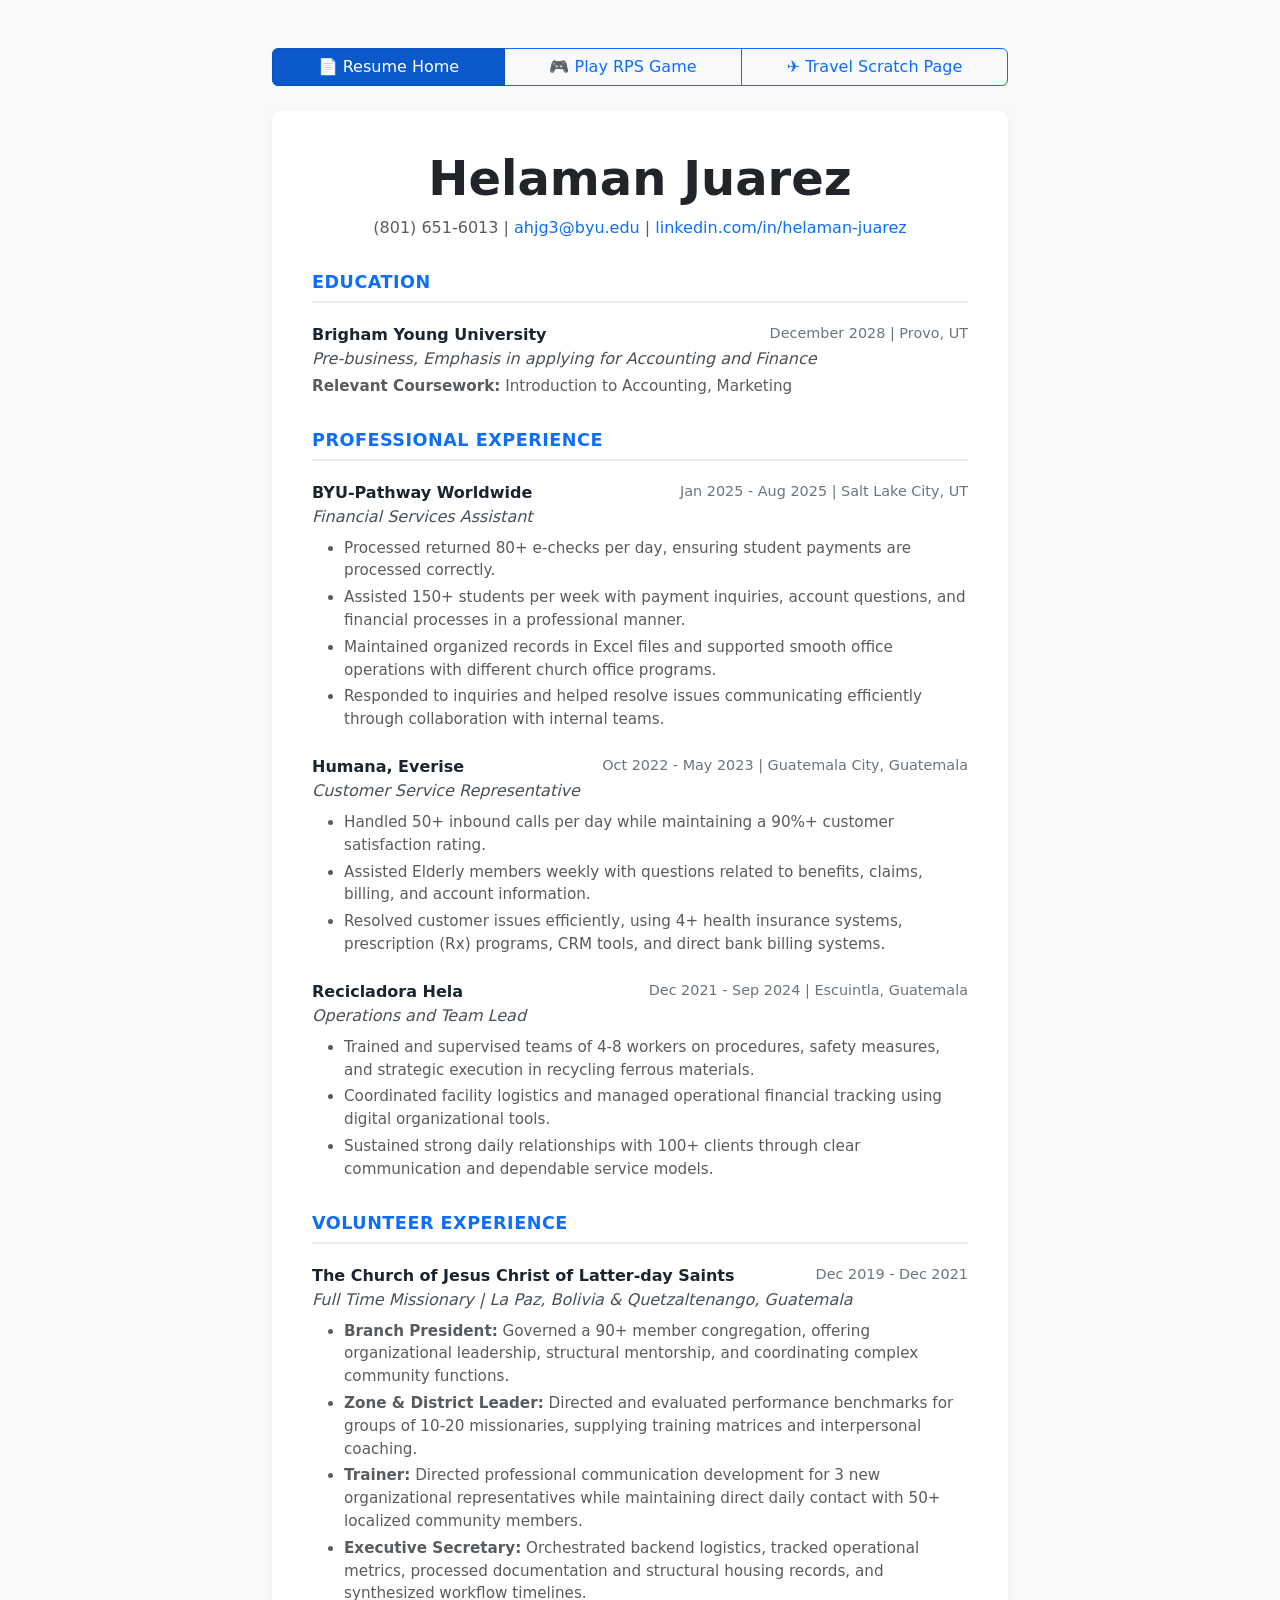
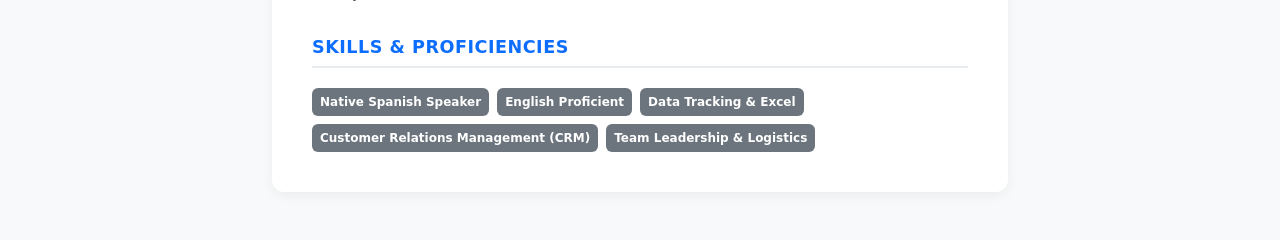
<file: index.html>
<!DOCTYPE html>
<html lang="en">
<head>
    <meta charset="UTF-8">
    <meta name="viewport" content="width=device-width, initial-scale=1.0">
    <title>Helaman Juarez | Professional Portfolio</title>
    <link href="https://cdn.jsdelivr.net/npm/bootstrap@5.3.0/dist/css/bootstrap.min.css" rel="stylesheet">
    <style>
        body {
            background-color: #f8f9fa;
            color: #212529;
        }
        .resume-card {
            background: white;
            border-radius: 12px;
            box-shadow: 0 4px 12px rgba(0,0,0,0.05);
            padding: 2.5rem;
        }
        .section-title {
            color: #0d6efd;
            border-bottom: 2px solid #e9ecef;
            padding-bottom: 0.5rem;
            margin-top: 2rem;
            margin-bottom: 1.25rem;
            font-weight: 600;
            text-transform: uppercase;
            font-size: 1.1rem;
            letter-spacing: 0.5px;
        }
        .job-header {
            font-weight: 600;
            color: #1a252f;
        }
        .job-title {
            font-style: italic;
            color: #495057;
        }
        .date-location {
            color: #6c757d;
            font-size: 0.9rem;
        }
    </style>
</head>
<body>

<div class="container my-5">
    
    <div class="row justify-content-center mb-4">
        <div class="col-md-8 text-center">
            <div class="btn-group w-100" role="group">
                <a href="index.html" class="btn btn-primary active">📄 Resume Home</a>
                <a href="rps.html" class="btn btn-outline-primary">🎮 Play RPS Game</a>
                <a href="travel.html" class="btn btn-outline-primary">✈️ Travel Scratch Page</a>
            </div>
        </div>
    </div>

    <div class="row justify-content-center">
        <div class="col-md-8">
            <div class="resume-card">
                
                <header class="text-center mb-4">
                    <h1 class="display-5 fw-bold text-dark">Helaman Juarez</h1>
                    <p class="text-muted mb-0">
                        (801) 651-6013 | <a href="mailto:ahjg3@byu.edu" class="text-decoration-none">ahjg3@byu.edu</a> | <a href="https://linkedin.com/in/helaman-juarez" target="_blank" class="text-decoration-none">linkedin.com/in/helaman-juarez</a>
                    </p>
                </header>

                <section>
                    <h2 class="section-title">Education</h2>
                    <div class="mb-3">
                        <div class="d-flex justify-content-between align-items-start flex-wrap">
                            <span class="job-header">Brigham Young University</span>
                            <span class="date-location">December 2028 | Provo, UT</span>
                        </div>
                        <div class="job-title">Pre-business, Emphasis in applying for Accounting and Finance</div>
                        <div class="text-muted mt-1" style="font-size: 0.95rem;">
                            <strong>Relevant Coursework:</strong> Introduction to Accounting, Marketing
                        </div>
                    </div>
                </section>

                <section>
                    <h2 class="section-title">Professional Experience</h2>
                    
                    <div class="mb-4">
                        <div class="d-flex justify-content-between align-items-start flex-wrap">
                            <span class="job-header">BYU-Pathway Worldwide</span>
                            <span class="date-location">Jan 2025 - Aug 2025 | Salt Lake City, UT</span>
                        </div>
                        <div class="job-title">Financial Services Assistant</div>
                        <ul class="mt-2 text-muted" style="font-size: 0.95rem;">
                            <li class="mb-1">Processed returned 80+ e-checks per day, ensuring student payments are processed correctly.</li>
                            <li class="mb-1">Assisted 150+ students per week with payment inquiries, account questions, and financial processes in a professional manner.</li>
                            <li class="mb-1">Maintained organized records in Excel files and supported smooth office operations with different church office programs.</li>
                            <li>Responded to inquiries and helped resolve issues communicating efficiently through collaboration with internal teams.</li>
                        </ul>
                    </div>

                    <div class="mb-4">
                        <div class="d-flex justify-content-between align-items-start flex-wrap">
                            <span class="job-header">Humana, Everise</span>
                            <span class="date-location">Oct 2022 - May 2023 | Guatemala City, Guatemala</span>
                        </div>
                        <div class="job-title">Customer Service Representative</div>
                        <ul class="mt-2 text-muted" style="font-size: 0.95rem;">
                            <li class="mb-1">Handled 50+ inbound calls per day while maintaining a 90%+ customer satisfaction rating.</li>
                            <li class="mb-1">Assisted Elderly members weekly with questions related to benefits, claims, billing, and account information.</li>
                            <li>Resolved customer issues efficiently, using 4+ health insurance systems, prescription (Rx) programs, CRM tools, and direct bank billing systems.</li>
                        </ul>
                    </div>

                    <div class="mb-4">
                        <div class="d-flex justify-content-between align-items-start flex-wrap">
                            <span class="job-header">Recicladora Hela</span>
                            <span class="date-location">Dec 2021 - Sep 2024 | Escuintla, Guatemala</span>
                        </div>
                        <div class="job-title">Operations and Team Lead</div>
                        <ul class="mt-2 text-muted" style="font-size: 0.95rem;">
                            <li class="mb-1">Trained and supervised teams of 4-8 workers on procedures, safety measures, and strategic execution in recycling ferrous materials.</li>
                            <li class="mb-1">Coordinated facility logistics and managed operational financial tracking using digital organizational tools.</li>
                            <li>Sustained strong daily relationships with 100+ clients through clear communication and dependable service models.</li>
                        </ul>
                    </div>
                </section>

                <section>
                    <h2 class="section-title">Volunteer Experience</h2>
                    <div class="mb-3">
                        <div class="d-flex justify-content-between align-items-start flex-wrap">
                            <span class="job-header">The Church of Jesus Christ of Latter-day Saints</span>
                            <span class="date-location">Dec 2019 - Dec 2021</span>
                        </div>
                        <div class="job-title">Full Time Missionary | La Paz, Bolivia & Quetzaltenango, Guatemala</div>
                        <ul class="mt-2 text-muted" style="font-size: 0.95rem;">
                            <li class="mb-1"><strong>Branch President:</strong> Governed a 90+ member congregation, offering organizational leadership, structural mentorship, and coordinating complex community functions.</li>
                            <li class="mb-1"><strong>Zone & District Leader:</strong> Directed and evaluated performance benchmarks for groups of 10-20 missionaries, supplying training matrices and interpersonal coaching.</li>
                            <li class="mb-1"><strong>Trainer:</strong> Directed professional communication development for 3 new organizational representatives while maintaining direct daily contact with 50+ localized community members.</li>
                            <li><strong>Executive Secretary:</strong> Orchestrated backend logistics, tracked operational metrics, processed documentation and structural housing records, and synthesized workflow timelines.</li>
                        </ul>
                    </div>
                </section>

                <section>
                    <h2 class="section-title">Skills & Proficiencies</h2>
                    <div class="d-flex gap-2 flex-wrap">
                        <span class="badge bg-secondary p-2">Native Spanish Speaker</span>
                        <span class="badge bg-secondary p-2">English Proficient</span>
                        <span class="badge bg-secondary p-2">Data Tracking & Excel</span>
                        <span class="badge bg-secondary p-2">Customer Relations Management (CRM)</span>
                        <span class="badge bg-secondary p-2">Team Leadership & Logistics</span>
                    </div>
                </section>

            </div>
        </div>
    </div>
</div>

<script src="https://cdn.jsdelivr.net/npm/bootstrap@5.3.0/dist/js/bootstrap.bundle.min.js"></script>
</body>
</html>
</file>
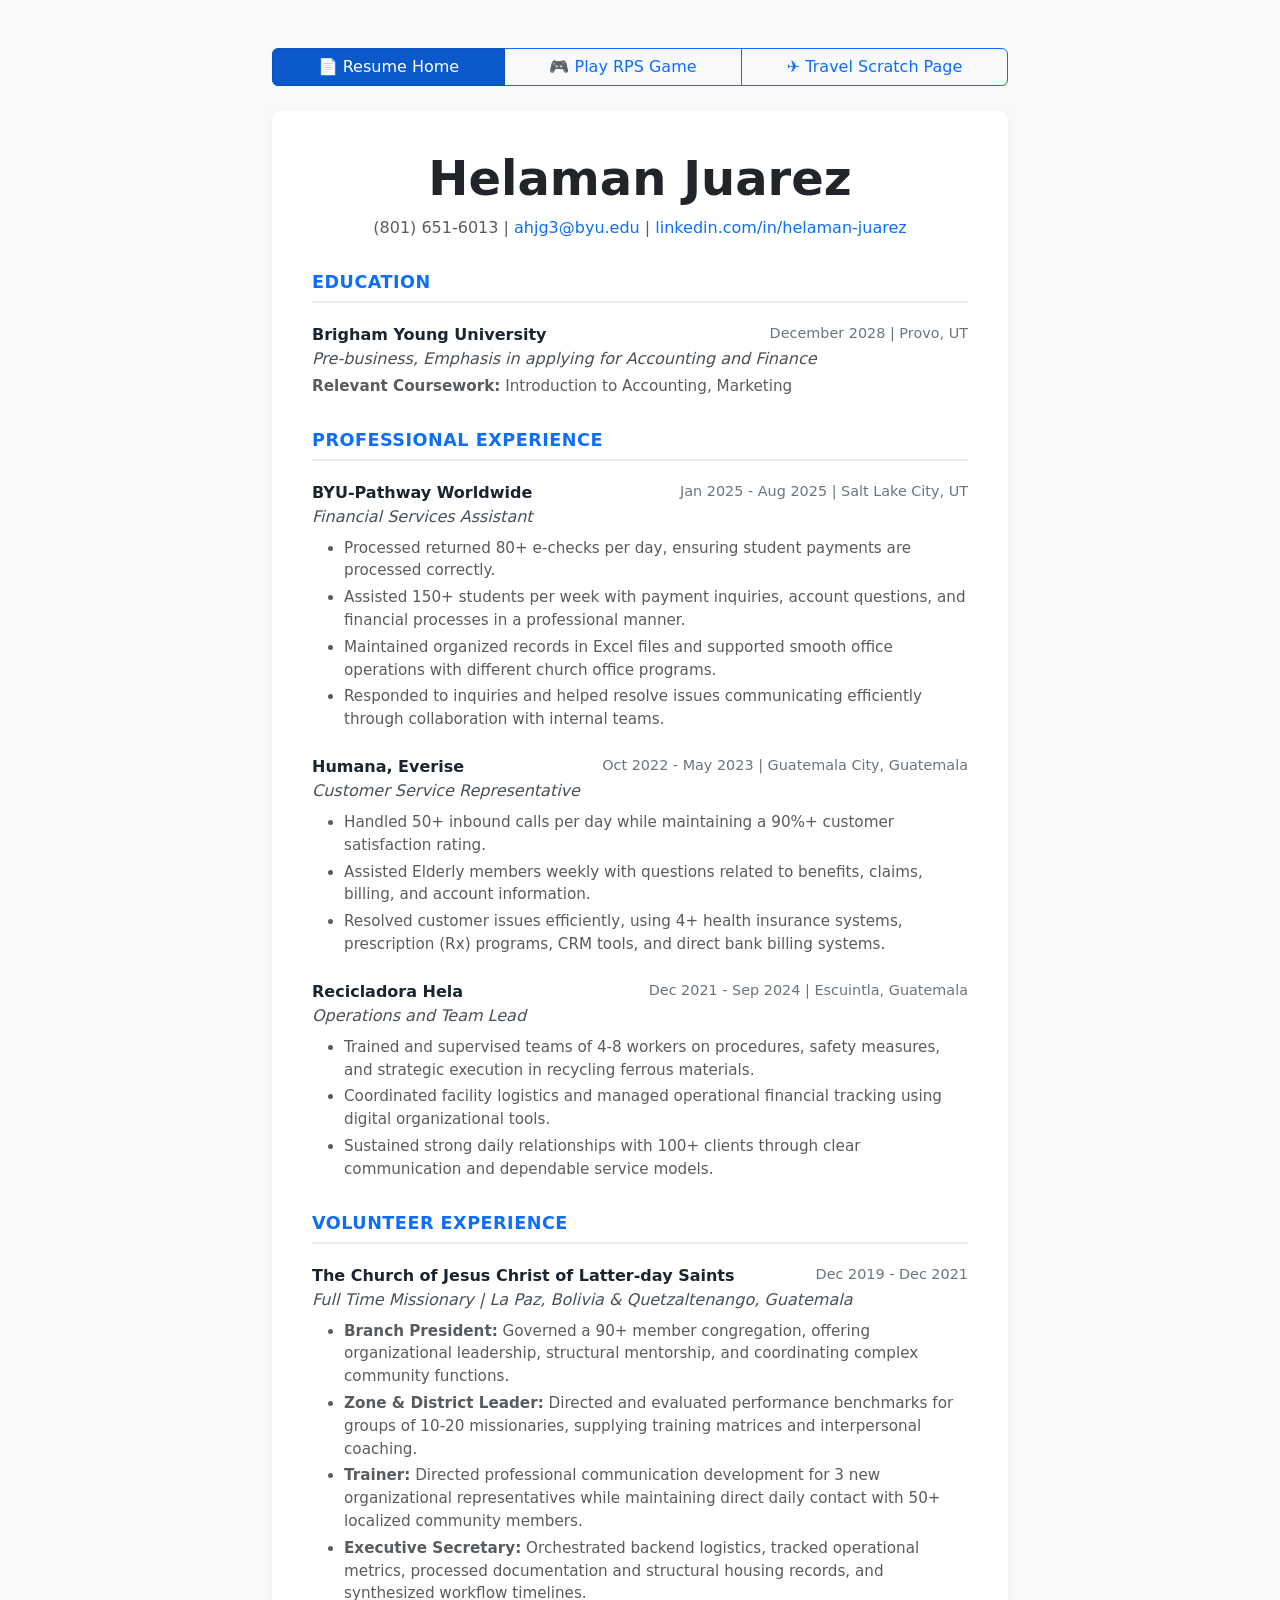
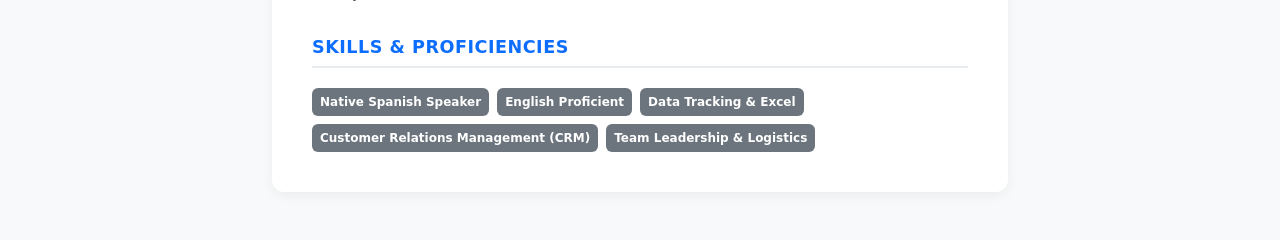
<file: intro.html>
<!DOCTYPE html>
<html lang="en">
<head>
    <meta charset="UTF-8">
    <meta name="viewport" content="width=device-width, initial-scale=1.0">
    <title>Helaman Juarez | Professional Portfolio</title>
    <link href="https://cdn.jsdelivr.net/npm/bootstrap@5.3.0/dist/css/bootstrap.min.css" rel="stylesheet">
    <style>
        body {
            background-color: #f8f9fa;
            color: #212529;
        }
        .resume-card {
            background: white;
            border-radius: 12px;
            box-shadow: 0 4px 12px rgba(0,0,0,0.05);
            padding: 2.5rem;
        }
        .section-title {
            color: #0d6efd;
            border-bottom: 2px solid #e9ecef;
            padding-bottom: 0.5rem;
            margin-top: 2rem;
            margin-bottom: 1.25rem;
            font-weight: 600;
            text-transform: uppercase;
            font-size: 1.1rem;
            letter-spacing: 0.5px;
        }
        .job-header {
            font-weight: 600;
            color: #1a252f;
        }
        .job-title {
            font-style: italic;
            color: #495057;
        }
        .date-location {
            color: #6c757d;
            font-size: 0.9rem;
        }
    </style>
</head>
<body>

<div class="container my-5">
    
    <div class="row justify-content-center mb-4">
        <div class="col-md-8 text-center">
            <div class="btn-group w-100" role="group">
                <a href="intro.html" class="btn btn-primary active">📄 Resume Home</a>
                <a href="rps.html" class="btn btn-outline-primary">🎮 Play RPS Game</a>
                <a href="travel.html" class="btn btn-outline-primary">✈️ Travel Scratch Page</a>
            </div>
        </div>
    </div>

    <div class="row justify-content-center">
        <div class="col-md-8">
            <div class="resume-card">
                
                <header class="text-center mb-4">
                    <h1 class="display-5 fw-bold text-dark">Helaman Juarez</h1>
                    <p class="text-muted mb-0">
                        (801) 651-6013 | <a href="mailto:ahjg3@byu.edu" class="text-decoration-none">ahjg3@byu.edu</a> | <a href="https://linkedin.com/in/helaman-juarez" target="_blank" class="text-decoration-none">linkedin.com/in/helaman-juarez</a>
                    </p>
                </header>

                <section>
                    <h2 class="section-title">Education</h2>
                    <div class="mb-3">
                        <div class="d-flex justify-content-between align-items-start flex-wrap">
                            <span class="job-header">Brigham Young University</span>
                            <span class="date-location">December 2028 | Provo, UT</span>
                        </div>
                        <div class="job-title">Pre-business, Emphasis in applying for Accounting and Finance</div>
                        <div class="text-muted mt-1" style="font-size: 0.95rem;">
                            <strong>Relevant Coursework:</strong> Introduction to Accounting, Marketing
                        </div>
                    </div>
                </section>

                <section>
                    <h2 class="section-title">Professional Experience</h2>
                    
                    <div class="mb-4">
                        <div class="d-flex justify-content-between align-items-start flex-wrap">
                            <span class="job-header">BYU-Pathway Worldwide</span>
                            <span class="date-location">Jan 2025 - Aug 2025 | Salt Lake City, UT</span>
                        </div>
                        <div class="job-title">Financial Services Assistant</div>
                        <ul class="mt-2 text-muted" style="font-size: 0.95rem;">
                            <li class="mb-1">Processed returned 80+ e-checks per day, ensuring student payments are processed correctly.</li>
                            <li class="mb-1">Assisted 150+ students per week with payment inquiries, account questions, and financial processes in a professional manner.</li>
                            <li class="mb-1">Maintained organized records in Excel files and supported smooth office operations with different church office programs.</li>
                            <li>Responded to inquiries and helped resolve issues communicating efficiently through collaboration with internal teams.</li>
                        </ul>
                    </div>

                    <div class="mb-4">
                        <div class="d-flex justify-content-between align-items-start flex-wrap">
                            <span class="job-header">Humana, Everise</span>
                            <span class="date-location">Oct 2022 - May 2023 | Guatemala City, Guatemala</span>
                        </div>
                        <div class="job-title">Customer Service Representative</div>
                        <ul class="mt-2 text-muted" style="font-size: 0.95rem;">
                            <li class="mb-1">Handled 50+ inbound calls per day while maintaining a 90%+ customer satisfaction rating.</li>
                            <li class="mb-1">Assisted Elderly members weekly with questions related to benefits, claims, billing, and account information.</li>
                            <li>Resolved customer issues efficiently, using 4+ health insurance systems, prescription (Rx) programs, CRM tools, and direct bank billing systems.</li>
                        </ul>
                    </div>

                    <div class="mb-4">
                        <div class="d-flex justify-content-between align-items-start flex-wrap">
                            <span class="job-header">Recicladora Hela</span>
                            <span class="date-location">Dec 2021 - Sep 2024 | Escuintla, Guatemala</span>
                        </div>
                        <div class="job-title">Operations and Team Lead</div>
                        <ul class="mt-2 text-muted" style="font-size: 0.95rem;">
                            <li class="mb-1">Trained and supervised teams of 4-8 workers on procedures, safety measures, and strategic execution in recycling ferrous materials.</li>
                            <li class="mb-1">Coordinated facility logistics and managed operational financial tracking using digital organizational tools.</li>
                            <li>Sustained strong daily relationships with 100+ clients through clear communication and dependable service models.</li>
                        </ul>
                    </div>
                </section>

                <section>
                    <h2 class="section-title">Volunteer Experience</h2>
                    <div class="mb-3">
                        <div class="d-flex justify-content-between align-items-start flex-wrap">
                            <span class="job-header">The Church of Jesus Christ of Latter-day Saints</span>
                            <span class="date-location">Dec 2019 - Dec 2021</span>
                        </div>
                        <div class="job-title">Full Time Missionary | La Paz, Bolivia & Quetzaltenango, Guatemala</div>
                        <ul class="mt-2 text-muted" style="font-size: 0.95rem;">
                            <li class="mb-1"><strong>Branch President:</strong> Governed a 90+ member congregation, offering organizational leadership, structural mentorship, and coordinating complex community functions.</li>
                            <li class="mb-1"><strong>Zone & District Leader:</strong> Directed and evaluated performance benchmarks for groups of 10-20 missionaries, supplying training matrices and interpersonal coaching.</li>
                            <li class="mb-1"><strong>Trainer:</strong> Directed professional communication development for 3 new organizational representatives while maintaining direct daily contact with 50+ localized community members.</li>
                            <li><strong>Executive Secretary:</strong> Orchestrated backend logistics, tracked operational metrics, processed documentation and structural housing records, and synthesized workflow timelines.</li>
                        </ul>
                    </div>
                </section>

                <section>
                    <h2 class="section-title">Skills & Proficiencies</h2>
                    <div class="d-flex gap-2 flex-wrap">
                        <span class="badge bg-secondary p-2">Native Spanish Speaker</span>
                        <span class="badge bg-secondary p-2">English Proficient</span>
                        <span class="badge bg-secondary p-2">Data Tracking & Excel</span>
                        <span class="badge bg-secondary p-2">Customer Relations Management (CRM)</span>
                        <span class="badge bg-secondary p-2">Team Leadership & Logistics</span>
                    </div>
                </section>

            </div>
        </div>
    </div>
</div>

<script src="https://cdn.jsdelivr.net/npm/bootstrap@5.3.0/dist/js/bootstrap.bundle.min.js"></script>
</body>
</html>
</file>
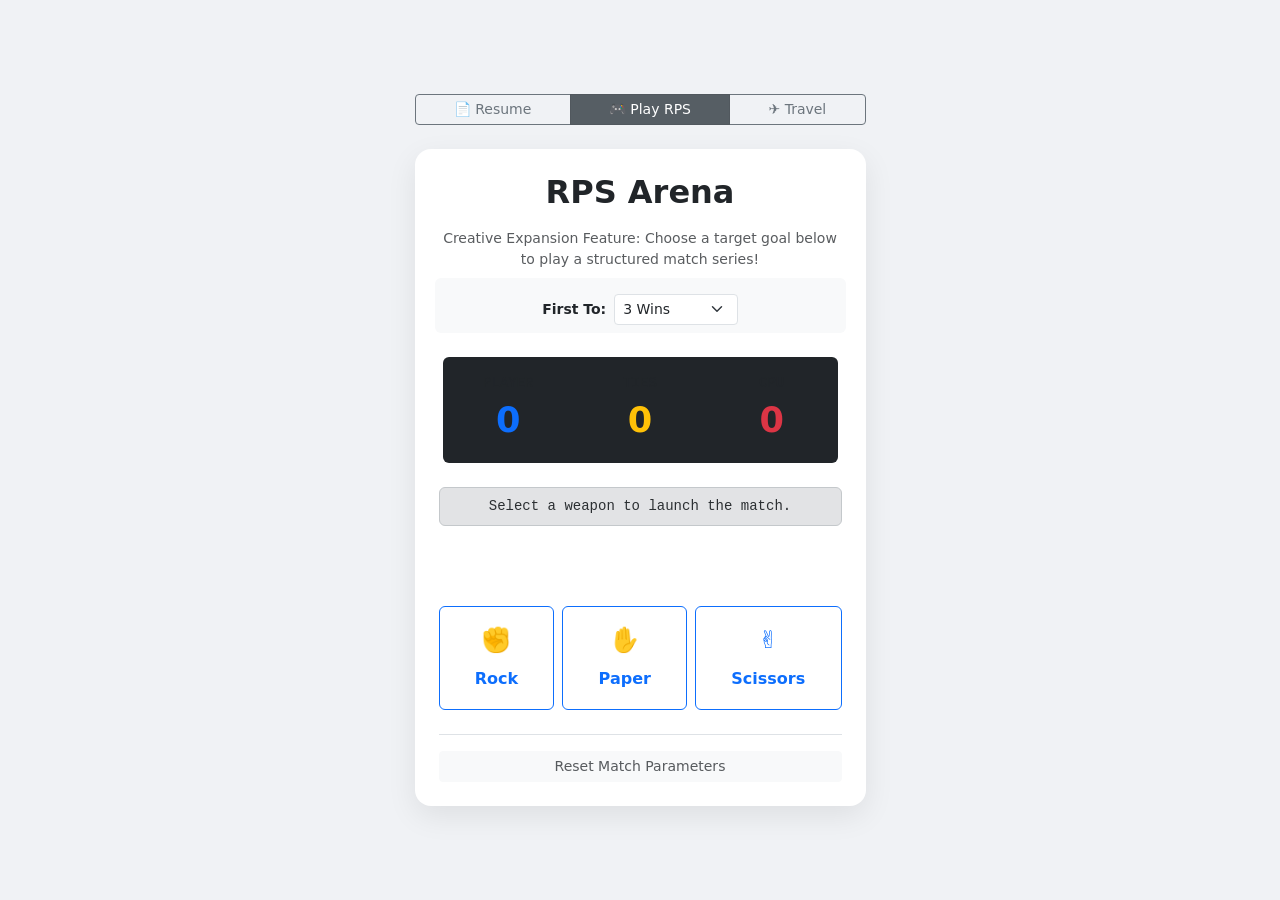
<file: rps.html>
<!DOCTYPE html>
<html lang="en">
<head>
    <meta charset="UTF-8">
    <meta name="viewport" content="width=device-width, initial-scale=1.0">
    <title>Rock Paper Scissors Match Generator</title>
    <link href="https://cdn.jsdelivr.net/npm/bootstrap@5.3.0/dist/css/bootstrap.min.css" rel="stylesheet">
    <style>
        body {
            background-color: #f0f2f5;
            min-height: 100vh;
            display: flex;
            align-items: center;
        }
        .game-card {
            background-color: white;
            border-radius: 16px;
            box-shadow: 0 10px 30px rgba(0,0,0,0.08);
            border: none;
        }
        .btn-choice {
            font-size: 1.5rem;
            padding: 15px;
            transition: all 0.2s ease;
        }
        .btn-choice:hover {
            transform: translateY(-3px);
        }
        .score-number {
            font-size: 2.2rem;
            font-weight: 700;
        }
    </style>
</head>
<body>

<div class="container my-5">
    
    <div class="row justify-content-center mb-4">
        <div class="col-md-6 col-lg-5 text-center">
            <div class="btn-group w-100" role="group">
                <a href="index.html" class="btn btn-outline-secondary btn-sm">📄 Resume</a>
                <a href="rps.html" class="btn btn-secondary btn-sm active">🎮 Play RPS</a>
                <a href="travel.html" class="btn btn-outline-secondary btn-sm">✈️ Travel</a>
            </div>
        </div>
    </div>

    <div class="row justify-content-center">
        <div class="col-md-6 col-lg-5 text-center">
            
            <div class="card game-card p-4">
                <h2 class="fw-bold mb-3 text-dark">RPS Arena</h2>
                <p class="text-muted small">Creative Expansion Feature: Choose a target goal below to play a structured match series!</p>
                
                <div class="row g-2 align-items-center justify-content-center mb-4 bg-light p-2 rounded">
                    <div class="col-auto">
                        <label for="matchGoal" class="form-label mb-0 small fw-bold">First To:</label>
                    </div>
                    <div class="col-4">
                        <select id="matchGoal" class="form-select form-select-sm" onchange="resetGame()">
                            <option value="3">3 Wins</option>
                            <option value="5">5 Wins</option>
                            <option value="10">10 Wins</option>
                        </select>
                    </div>
                </div>

                <div class="row bg-dark text-white rounded py-3 mb-4 mx-1">
                    <div class="col-4">
                        <div class="small text-muted text-uppercase font-monospace">Player</div>
                        <div id="player-score" class="score-number text-primary">0</div>
                    </div>
                    <div class="col-4">
                        <div class="small text-muted text-uppercase font-monospace">Ties</div>
                        <div id="ties-score" class="score-number text-warning">0</div>
                    </div>
                    <div class="col-4">
                        <div class="small text-muted text-uppercase font-monospace">CPU</div>
                        <div id="computer-score" class="score-number text-danger">0</div>
                    </div>
                </div>

                <div class="alert alert-secondary py-2 mb-3 font-monospace small" id="choices-display">
                    Select a weapon to launch the match.
                </div>

                <div class="fs-4 fw-bold mb-4 min-fluid" style="min-height: 40px;" id="result-message"></div>

                <div id="game-controls">
                    <div class="d-grid gap-2 d-md-flex justify-content-center">
                        <button class="btn btn-outline-primary btn-choice flex-fill" onclick="playGame('Rock')">✊<br><span class="fs-6 fw-bold">Rock</span></button>
                        <button class="btn btn-outline-primary btn-choice flex-fill" onclick="playGame('Paper')">✋<br><span class="fs-6 fw-bold">Paper</span></button>
                        <button class="btn btn-outline-primary btn-choice flex-fill" onclick="playGame('Scissors')">✌️<br><span class="fs-6 fw-bold">Scissors</span></button>
                    </div>
                </div>

                <div class="mt-4 pt-3 border-top">
                    <button class="btn btn-light btn-sm text-muted w-100" onclick="resetGame()">Reset Match Parameters</button>
                </div>

            </div>
        </div>
    </div>
</div>

<script>
    let playerScore = 0;
    let computerScore = 0;
    let tiesScore = 0;

    const choices = ['Rock', 'Paper', 'Scissors'];

    function playGame(playerChoice) {
        const goal = parseInt(document.getElementById('matchGoal').value);
        if (playerScore >= goal || computerScore >= goal) return;

        const randomIndex = Math.floor(Math.random() * 3);
        const computerChoice = choices[randomIndex];

        let result = '';
        if (playerChoice === computerChoice) {
            result = "<span class='text-warning'>It's a tie round!</span>";
            tiesScore++;
        } else if (
            (playerChoice === 'Rock' && computerChoice === 'Scissors') ||
            (playerChoice === 'Paper' && computerChoice === 'Rock') ||
            (playerChoice === 'Scissors' && computerChoice === 'Paper')
        ) {
            result = "<span class='text-success'>You score a point!</span>";
            playerScore++;
        } else {
            result = "<span class='text-danger'>Computer scores a point!</span>";
            computerScore++;
        }

        document.getElementById('choices-display').innerHTML = `You held: <strong>${playerChoice}</strong> | CPU held: <strong>${computerChoice}</strong>`;
        document.getElementById('result-message').innerHTML = result;
        document.getElementById('player-score').innerText = playerScore;
        document.getElementById('computer-score').innerText = computerScore;
        document.getElementById('ties-score').innerText = tiesScore;

        checkMatchEnd(goal);
    }

    function checkMatchEnd(goal) {
        if (playerScore === goal) {
            document.getElementById('result-message').innerHTML = "<div class='alert alert-success fw-bold m-0'>🏆 Match Over! You defeat the CPU!</div>";
            disableInputs();
        } else if (computerScore === goal) {
            document.getElementById('result-message').innerHTML = "<div class='alert alert-danger fw-bold m-0'>❌ Match Over! The CPU wins!</div>";
            disableInputs();
        }
    }

    function disableInputs() {
        document.getElementById('game-controls').innerHTML = `<div class='alert alert-dark text-center w-100 m-0'>Series Concluded. Use parameters reset below to run it back!</div>`;
    }

    function resetGame() {
        playerScore = 0;
        computerScore = 0;
        tiesScore = 0;
        
        document.getElementById('player-score').innerText = 0;
        document.getElementById('computer-score').innerText = 0;
        document.getElementById('ties-score').innerText = 0;
        document.getElementById('choices-display').innerText = 'Select a weapon to launch the match.';
        document.getElementById('result-message').innerHTML = '';
        
        document.getElementById('game-controls').innerHTML = `
            <div class="d-grid gap-2 d-md-flex justify-content-center">
                <button class="btn btn-outline-primary btn-choice flex-fill" onclick="playGame('Rock')">✊<br><span class="fs-6 fw-bold">Rock</span></button>
                <button class="btn btn-outline-primary btn-choice flex-fill" onclick="playGame('Paper')">✋<br><span class="fs-6 fw-bold">Paper</span></button>
                <button class="btn btn-outline-primary btn-choice flex-fill" onclick="playGame('Scissors')">✌️<br><span class="fs-6 fw-bold">Scissors</span></button>
            </div>`;
    }
</script>

<script src="https://cdn.jsdelivr.net/npm/bootstrap@5.3.0/dist/js/bootstrap.bundle.min.js"></script>
</body>
</html>
</file>
